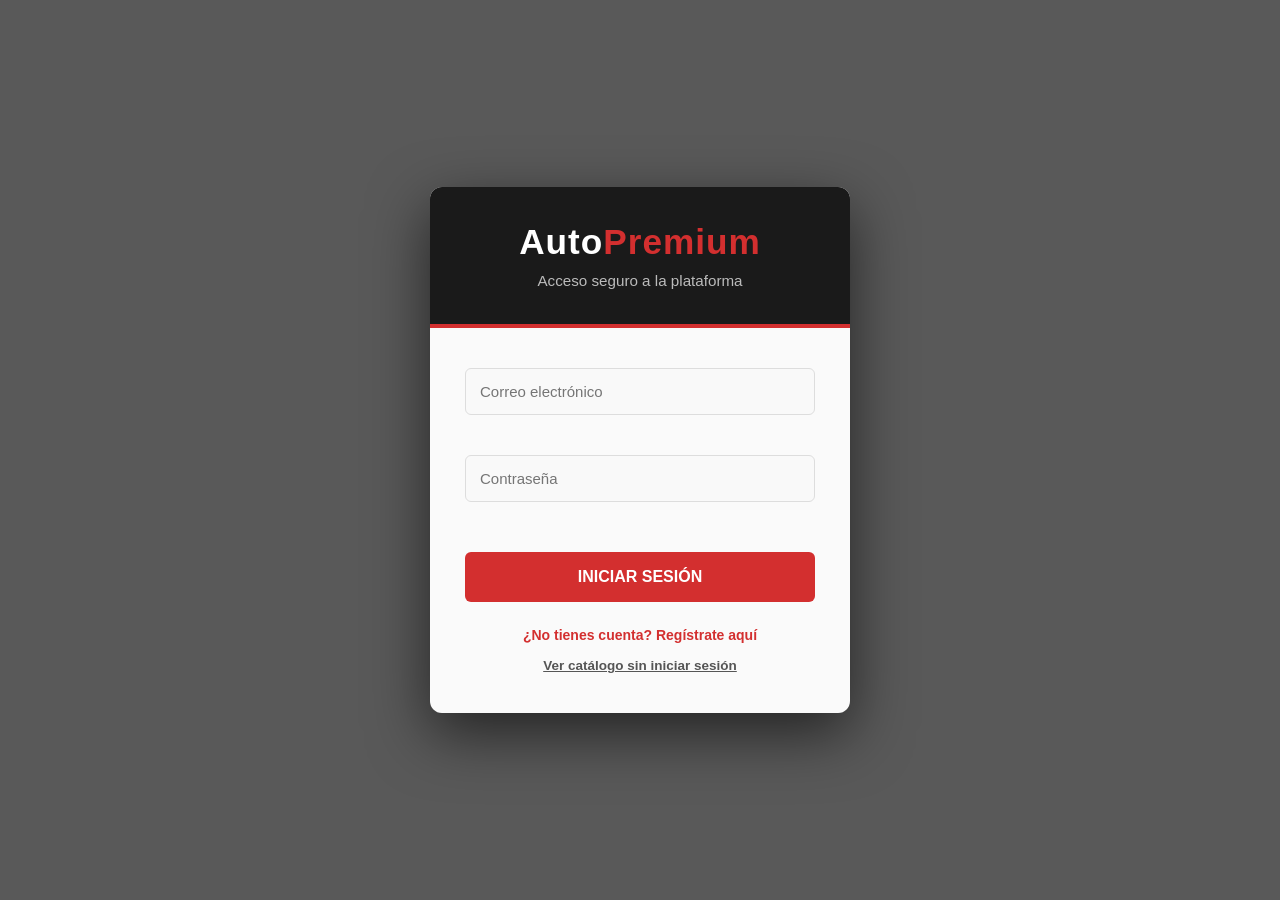
<file: frontend/index.html>
<!DOCTYPE html>
<html lang="es">
<head>
    <meta charset="UTF-8">
    <title>Login - AutoPremium</title>
    <link rel="stylesheet" href="style.css">
    <style>
        /* Fondo Premium forzado que elimina la franja negra */
        body {
            margin: 0 !important;
            padding: 0 !important;
            height: 100vh !important;
            width: 100% !important;
            max-width: 100% !important;
            font-family: 'Segoe UI', Tahoma, Geneva, Verdana, sans-serif !important;
            background: url('https://images.unsplash.com/photo-1492144534655-ae79c964c9d7?auto=format&fit=crop&w=1920&q=80') no-repeat center center fixed !important;
            background-size: cover !important;
            display: flex !important;
            align-items: center !important;
            justify-content: center !important;
            overflow: hidden;
        }

        .overlay {
            position: absolute;
            top: 0;
            left: 0;
            width: 100%;
            height: 100%;
            background: rgba(0, 0, 0, 0.65);
            z-index: 1;
        }

        .auth-container {
            position: relative;
            z-index: 2;
            background: rgba(255, 255, 255, 0.97);
            width: 100%;
            max-width: 420px;
            border-radius: 12px;
            box-shadow: 0 20px 60px rgba(0,0,0,0.6);
            overflow: hidden;
        }

        .auth-header {
            background: #1a1a1a;
            padding: 35px 20px;
            text-align: center;
            color: white;
            border-bottom: 4px solid #d32f2f;
        }
        .auth-header h1 { margin: 0; font-size: 2.2em; font-weight: 800; letter-spacing: 1px; }
        .auth-header h1 span { color: #d32f2f; }
        .auth-header p { margin: 10px 0 0 0; color: #bbb; font-size: 0.95em; }

        .auth-body { padding: 40px 35px; }

        .form-group { margin-bottom: 20px; }
        .form-group input {
            width: 100%;
            padding: 14px;
            border: 1px solid #ddd;
            border-radius: 6px;
            box-sizing: border-box;
            font-family: inherit;
            font-size: 15px;
            background: #f9f9f9;
            transition: border-color 0.3s;
        }
        .form-group input:focus { border-color: #d32f2f; background: #fff; outline: none; }

        .btn-auth {
            width: 100%;
            background: #d32f2f;
            color: white;
            border: none;
            padding: 16px;
            font-size: 16px;
            font-weight: bold;
            border-radius: 6px;
            cursor: pointer;
            transition: background 0.3s;
            margin-top: 10px;
            text-transform: uppercase;
        }
        .btn-auth:hover { background: #b71c1c; }

        .auth-toggle { text-align: center; margin-top: 25px; display: flex; flex-direction: column; gap: 15px; }
        .auth-toggle a { color: #d32f2f; text-decoration: none; font-weight: bold; font-size: 14px; transition: color 0.3s;}
        .auth-toggle a:hover { color: #1a1a1a; }
        
        .guest-link { color: #555 !important; text-decoration: underline !important; font-size: 13.5px !important; }
        .guest-link:hover { color: #d32f2f !important; }

        /* Apagamos la animación vieja de los carros por si sigue viva en tu CSS */
        .highway, .car-wrapper { display: none !important; }
    </style>
</head>
<body>

    <div class="overlay"></div>

    <div class="auth-container">
        <div class="auth-header">
            <h1>Auto<span>Premium</span></h1>
            <p>Acceso seguro a la plataforma</p>
        </div>

        <div class="auth-body">
            
            <form id="loginForm">
                <div class="form-group">
                    <input type="email" id="email" placeholder="Correo electrónico" required>
                </div>
                <div class="form-group">
                    <input type="password" id="password" placeholder="Contraseña" required>
                </div>
                <button type="submit" class="btn-auth">Iniciar Sesión</button>
            </form>
            
            <p id="mensaje" style="color: red; text-align: center; font-size: 0.9em; margin-top: 15px; font-weight: bold;"></p>

            <div class="auth-toggle">
                <a href="registro.html">¿No tienes cuenta? Regístrate aquí</a>
                <a href="catalogo.html" class="guest-link">Ver catálogo sin iniciar sesión</a>
            </div>

        </div>
    </div>

    <script src="login.js"></script>

</body>
</html>
</file>
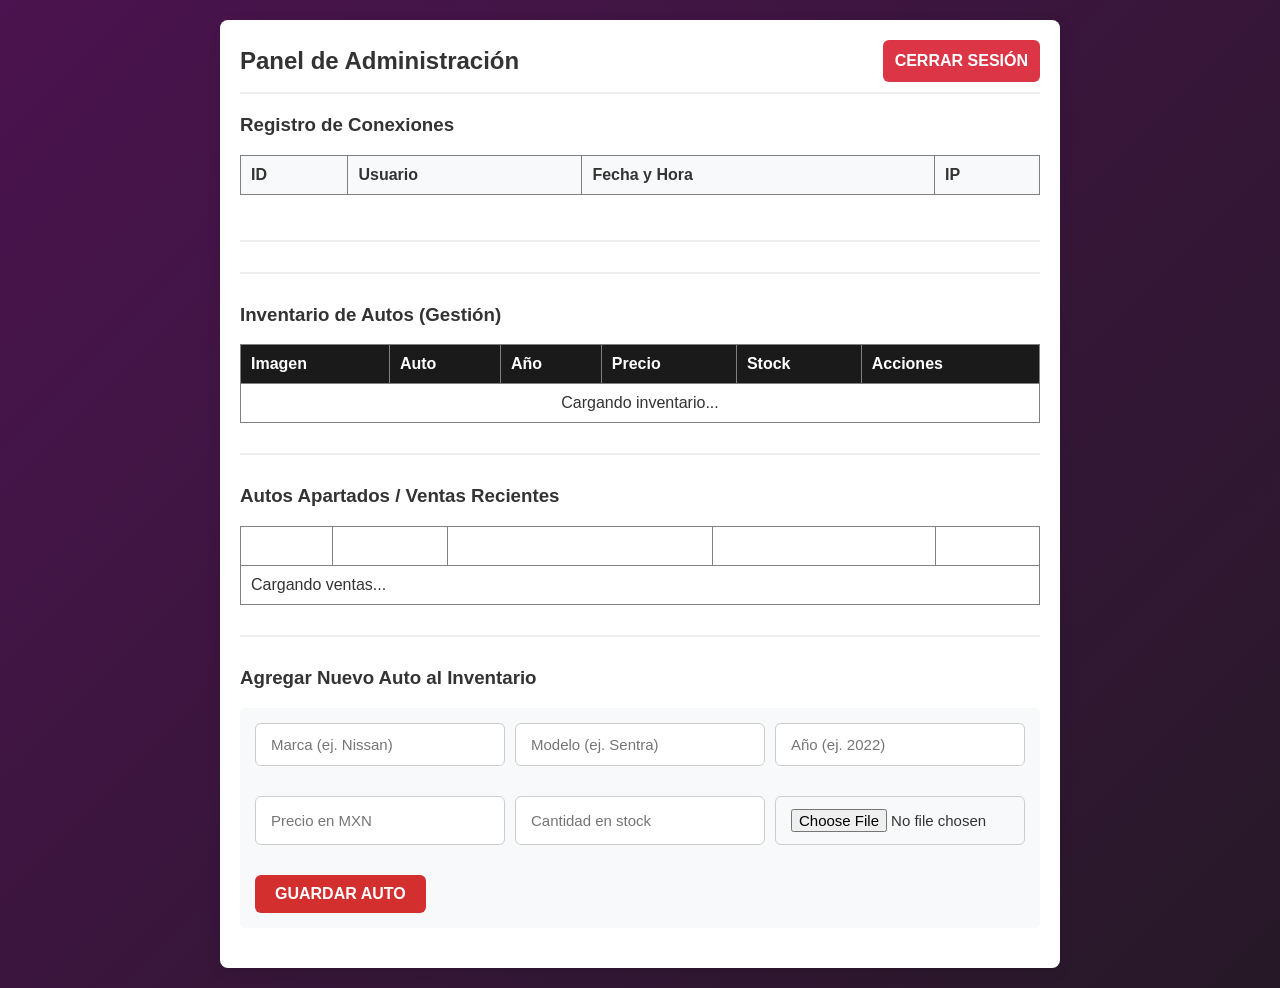
<file: frontend/admin.html>
<!DOCTYPE html>
<html lang="es">
<head>
    <meta charset="UTF-8">
    <title>Panel Admin - Autos Usados</title>
    <link rel="stylesheet" href="style.css">
</head>
<body style="display: block; background-color: #f4f4f4; padding: 20px;">

    <div style="max-width: 800px; margin: 0 auto; background: white; padding: 20px; border-radius: 8px; box-shadow: 0 4px 15px rgba(0,0,0,0.1);">
        
        <div style="display: flex; justify-content: space-between; align-items: center; border-bottom: 2px solid #eee; padding-bottom: 10px; margin-bottom: 20px;">
            <h2 style="margin: 0;">Panel de Administración</h2>
            <button id="btnCerrarSesion" style="width: auto; background: #dc3545;">Cerrar Sesión</button>
        </div>
        
        <h3>Registro de Conexiones</h3>
        <table border="1" width="100%" cellpadding="10" style="border-collapse: collapse; text-align: left;">
            <thead style="background-color: #f8f9fa;">
                <tr>
                    <th>ID</th>
                    <th>Usuario</th>
                    <th>Fecha y Hora</th>
                    <th>IP</th>
                </tr>
            </thead>
            <tbody id="tablaLogs">
                </tbody>
        </table>
        </table>
        
        <div id="paginacionLogs" style="display: flex; justify-content: center; gap: 10px; margin-top: 15px; margin-bottom: 20px;">
            </div>

        <hr style="margin: 30px 0; border: 1px solid #eee;">


        <hr style="margin: 30px 0; border: 1px solid #eee;">
        <h3>Inventario de Autos (Gestión)</h3>
        <table border="1" width="100%" cellpadding="10" style="border-collapse: collapse; text-align: left; margin-bottom: 30px;">
            <thead style="background-color: #1a1a1a; color: white;">
                <tr>
                    <th>Imagen</th>
                    <th>Auto</th>
                    <th>Año</th>
                    <th>Precio</th>
                    <th>Stock</th>
                    <th>Acciones</th>
                </tr>
            </thead>
            <tbody id="tablaInventarioAdmin">
                <tr><td colspan="6" style="text-align:center;">Cargando inventario...</td></tr>
            </tbody>
        </table>

        <div id="modalEditar" style="display: none; position: fixed; z-index: 100; left: 0; top: 0; width: 100%; height: 100%; background-color: rgba(0,0,0,0.6); justify-content: center; align-items: center;">
            <div class="form-box" style="margin: 0; max-width: 500px; width: 90%;">
                <h3 style="margin-top: 0; color: var(--primary-color);">Editar Vehículo</h3>
                <form id="formEditarAuto">
                    <input type="hidden" id="edit_id">
                    <label>Marca:</label>
                    <input type="text" id="edit_marca" required>
                    <label>Modelo:</label>
                    <input type="text" id="edit_modelo" required>
                    <label>Año:</label>
                    <input type="number" id="edit_anio" required>
                    <label>Precio (MXN):</label>
                    <input type="number" id="edit_precio" required>
                    <label>Cantidad en Stock:</label>
                    <input type="number" id="edit_cantidad" required min="0">
                    <label>Actualizar Imagen (Opcional):</label>
                    <input type="file" id="edit_imagen" accept="image/*">
                    
                    <div style="display: flex; gap: 10px; margin-top: 10px;">
                        <button type="submit" style="background: #28a745;">Guardar Cambios</button>
                        <button type="button" onclick="cerrarModal()" style="background: #6c757d;">Cancelar</button>
                    </div>
                </form>
            </div>
        </div>

        <hr style="margin: 30px 0; border: 1px solid #eee;">
        <h3>Autos Apartados / Ventas Recientes</h3>
        <table border="1" width="100%" cellpadding="10" style="border-collapse: collapse; text-align: left; margin-bottom: 30px;">
            <thead style="background-color: var(--primary-color); color: white;">
                <tr>
                    <th>Folio</th>
                    <th>Cliente</th>
                    <th>Correo de Contacto</th>
                    <th>Auto Reservado</th>
                    <th>Fecha</th>
                </tr>
            </thead>
            <tbody id="tablaVentas">
                <tr><td colspan="5">Cargando ventas...</td></tr>
            </tbody>
        </table>

        <hr style="margin: 30px 0; border: 1px solid #eee;">
        
        <h3>Agregar Nuevo Auto al Inventario</h3>
       <form id="formAgregarAuto" style="background: #f8f9fa; padding: 15px; border-radius: 5px; margin-bottom: 20px;">
            <div style="display: flex; gap: 10px; margin-bottom: 10px;">
                <input type="text" id="marca" placeholder="Marca (ej. Nissan)" required>
                <input type="text" id="modelo" placeholder="Modelo (ej. Sentra)" required>
                <input type="number" id="anio" placeholder="Año (ej. 2022)" required>
            </div>
            <div style="display: flex; gap: 10px; margin-bottom: 10px;">
                <input type="number" id="precio" placeholder="Precio en MXN" required>
                <input type="number" id="cantidad" placeholder="Cantidad en stock" required min="1">
                <input type="file" id="imagen" accept="image/*">
            </div>
            <button type="submit" style="width: auto; padding: 10px 20px;">Guardar Auto</button>
        </form>
        <p id="mensajeAuto" style="color: green; font-weight: bold;"></p>
        </div>

    <script src="admin.js"></script>
</body>
</html>
</file>
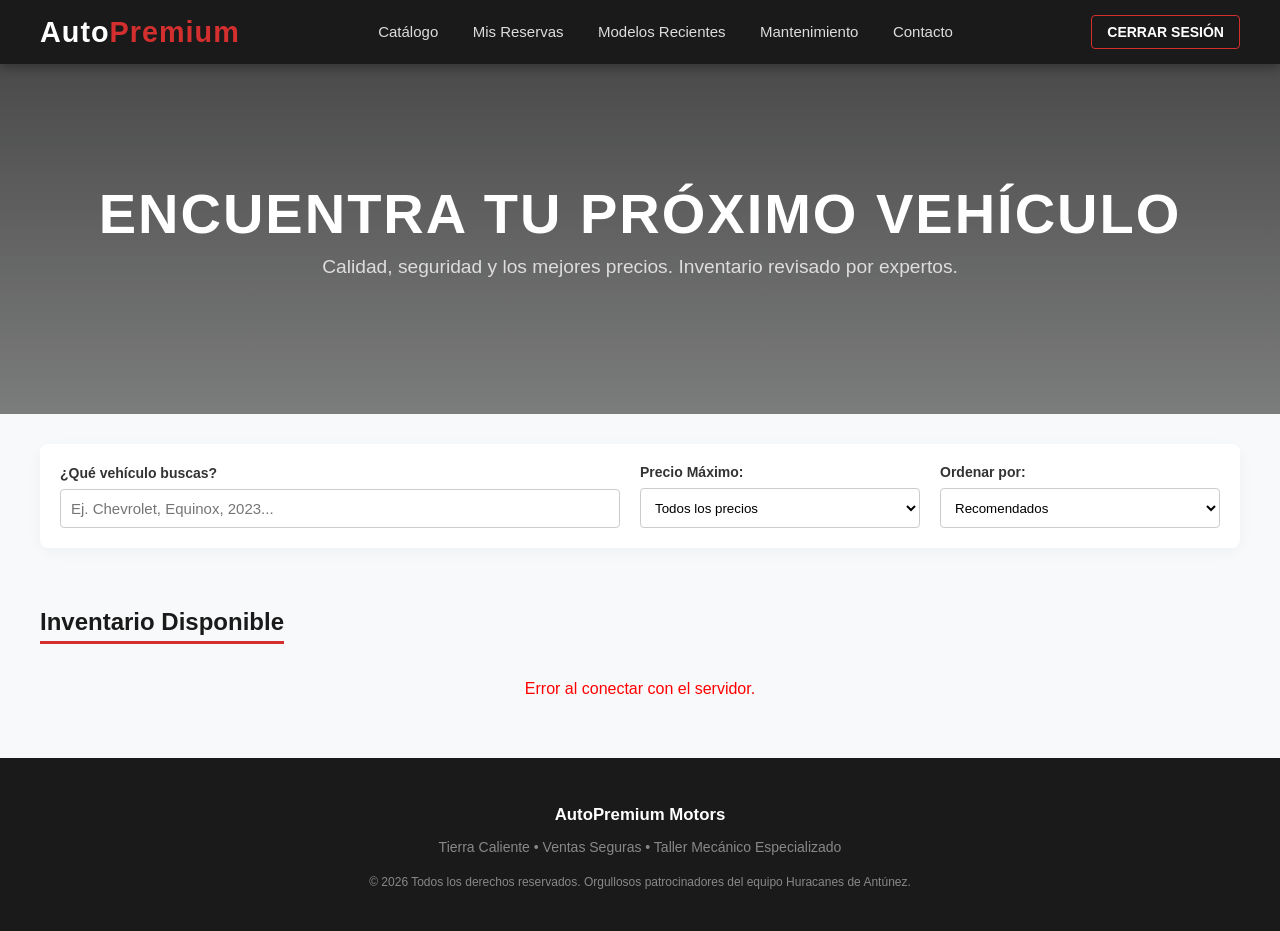
<file: frontend/catalogo.html>
<!DOCTYPE html>
<html lang="es">
<head>
    <meta charset="UTF-8">
    <title>Catálogo - Autos Usados</title>
    <link rel="stylesheet" href="style.css">
    <style>
        /* MATAMOS EL FONDO ANIMADO SOLO PARA ESTA PÁGINA */
        body {
            background: #f8f9fa !important; /* Fondo gris muy claro, estilo agencia */
            animation: none !important; /* Apagamos la animación de la carretera */
            display: block !important; /* Quitamos el centrado forzado del login */
            margin: 0;
            padding: 0;
        }

        /* PARCHE PARA QUE LAS IMÁGENES NO SE SALGAN DE LA TARJETA */
        .card-auto {
            display: flex;
            flex-direction: column;
            justify-content: space-between;
            height: 100%;
            box-sizing: border-box;
        }

        .card-auto img {
            width: 100% !important;
            height: 200px !important;
            object-fit: cover !important;
            display: block;
            max-width: 100%;
        }

        /* --- NAVBAR DEL CLIENTE --- */
        /* --- NAVBAR DEL CLIENTE --- */
        .store-nav {
            background: #1a1a1a;
            padding: 15px 40px;
            display: flex;
            justify-content: space-between;
            align-items: center;
            position: sticky;
            top: 0;
            z-index: 1000;
            box-shadow: 0 4px 10px rgba(0,0,0,0.3);
        }
        .store-nav .logo { 
            color: white; 
            font-size: 1.8em; 
            font-weight: 800; 
            text-decoration: none; 
            letter-spacing: 1px;
        }
        .store-nav .logo span { color: #d32f2f; } /* Letra roja para resaltar */
        
        .store-nav .menu a { 
            color: #ddd; 
            text-decoration: none; 
            margin: 0 15px; 
            font-weight: 500; 
            font-size: 15px;
            transition: color 0.3s; 
        }
        .store-nav .menu a:hover { color: #d32f2f; }

        /* --- BANNER PRINCIPAL (HERO) --- */
        .hero {
            /* Imagen de autos deportivos de fondo con un filtro oscuro */
            background: linear-gradient(rgba(0,0,0,0.7), rgba(0,0,0,0.5)), url('https://images.unsplash.com/photo-1568605117036-5fe5e7bab0b7?ixlib=rb-1.2.1&auto=format&fit=crop&w=1920&q=80') center/cover;
            height: 350px;
            display: flex;
            flex-direction: column;
            align-items: center;
            justify-content: center;
            color: white;
            text-align: center;
            padding: 0 20px;
        }
        .hero h1 { font-size: 3.5em; margin: 0; text-transform: uppercase; letter-spacing: 2px; }
        .hero p { font-size: 1.2em; margin-top: 10px; color: #ddd; }
        
        /* Ajuste del grid para que se vea más amplio */
        .container { max-width: 1200px; margin: 40px auto; padding: 0 20px; }
    </style>
</head>
<body>

   <nav class="store-nav">
        <a href="catalogo.html" class="logo" style="color: white; font-size: 1.8em; font-weight: 800; text-decoration: none; letter-spacing: 1px;">Auto<span style="color: #d32f2f;">Premium</span></a>
        
        <div class="menu">
            <a href="catalogo.html">Catálogo</a>
            <a href="mis_compras.html">Mis Reservas</a>
            <a href="catalogo.html">Modelos Recientes</a>
            <a href="mantenimiento.html">Mantenimiento</a>
            <a href="contacto.html">Contacto</a>
        </div>
        
        <div>
            <button id="btnCerrarSesion" style="background: transparent; border: 1px solid #d32f2f; padding: 8px 15px; width: auto; font-size: 14px; color: white; cursor: pointer; border-radius: 4px;">Cerrar Sesión</button>
        </div>
    </nav>

    <div class="hero">
        <h1>Encuentra tu próximo vehículo</h1>
        <p>Calidad, seguridad y los mejores precios. Inventario revisado por expertos.</p>
    </div>
    <div class="container" style="margin-top: 30px; margin-bottom: 0;">
        <div style="background: white; padding: 20px; border-radius: 8px; box-shadow: 0 4px 15px rgba(0,0,0,0.04); display: flex; gap: 20px; flex-wrap: wrap; align-items: center;">
            
            <div style="flex: 2; min-width: 250px;">
                <label style="font-weight: bold; color: #333; display: block; margin-bottom: 8px; font-size: 14px;">¿Qué vehículo buscas?</label>
                <input type="text" id="inputBuscar" placeholder="Ej. Chevrolet, Equinox, 2023..." style="margin: 0; width: 100%; box-sizing: border-box; padding: 10px; border: 1px solid #ccc; border-radius: 4px;">
            </div>
            
            <div style="flex: 1; min-width: 180px;">
                <label style="font-weight: bold; color: #333; display: block; margin-bottom: 8px; font-size: 14px;">Precio Máximo:</label>
                <select id="selectPrecio" style="margin: 0; width: 100%; box-sizing: border-box; padding: 10px; border: 1px solid #ccc; border-radius: 4px; background: white; height: 40px; cursor: pointer;">
                    <option value="todos">Todos los precios</option>
                    <option value="150000">Hasta $150,000 MXN</option>
                    <option value="300000">Hasta $300,000 MXN</option>
                    <option value="500000">Hasta $500,000 MXN</option>
                    <option value="1000000">Hasta $1,000,000 MXN</option>
                </select>
            </div>

            <div style="flex: 1; min-width: 180px;">
                <label style="font-weight: bold; color: #333; display: block; margin-bottom: 8px; font-size: 14px;">Ordenar por:</label>
                <select id="selectOrden" style="margin: 0; width: 100%; box-sizing: border-box; padding: 10px; border: 1px solid #ccc; border-radius: 4px; background: white; height: 40px; cursor: pointer;">
                    <option value="defecto">Recomendados</option>
                    <option value="menor_mayor">Precio: Menor a Mayor</option>
                    <option value="mayor_menor">Precio: Mayor a Menor</option>
                </select>
            </div>

        </div>
    </div>

    <div class="container">
        <h2 style="border-bottom: 3px solid #d32f2f; display: inline-block; padding-bottom: 5px; color: #1a1a1a;">Inventario Disponible</h2>
        
        <div id="contenedorAutos" class="grid-autos">
            </div>
    </div>
    



    <footer 
    

    
    style="background: #1a1a1a; color: #888; text-align: center; padding: 30px 20px; margin-top: 60px; font-size: 14px;">
        <p style="color: white; font-size: 1.2em; margin-bottom: 10px; font-weight: bold;">AutoPremium Motors</p>
        <p>Tierra Caliente • Ventas Seguras • Taller Mecánico Especializado</p>
        <p style="margin-top: 20px; font-size: 12px;">© 2026 Todos los derechos reservados. Orgullosos patrocinadores del equipo Huracanes de Antúnez.</p>
    </footer>

    <script src="catalogo.js"></script>
</body>
</html>
</file>
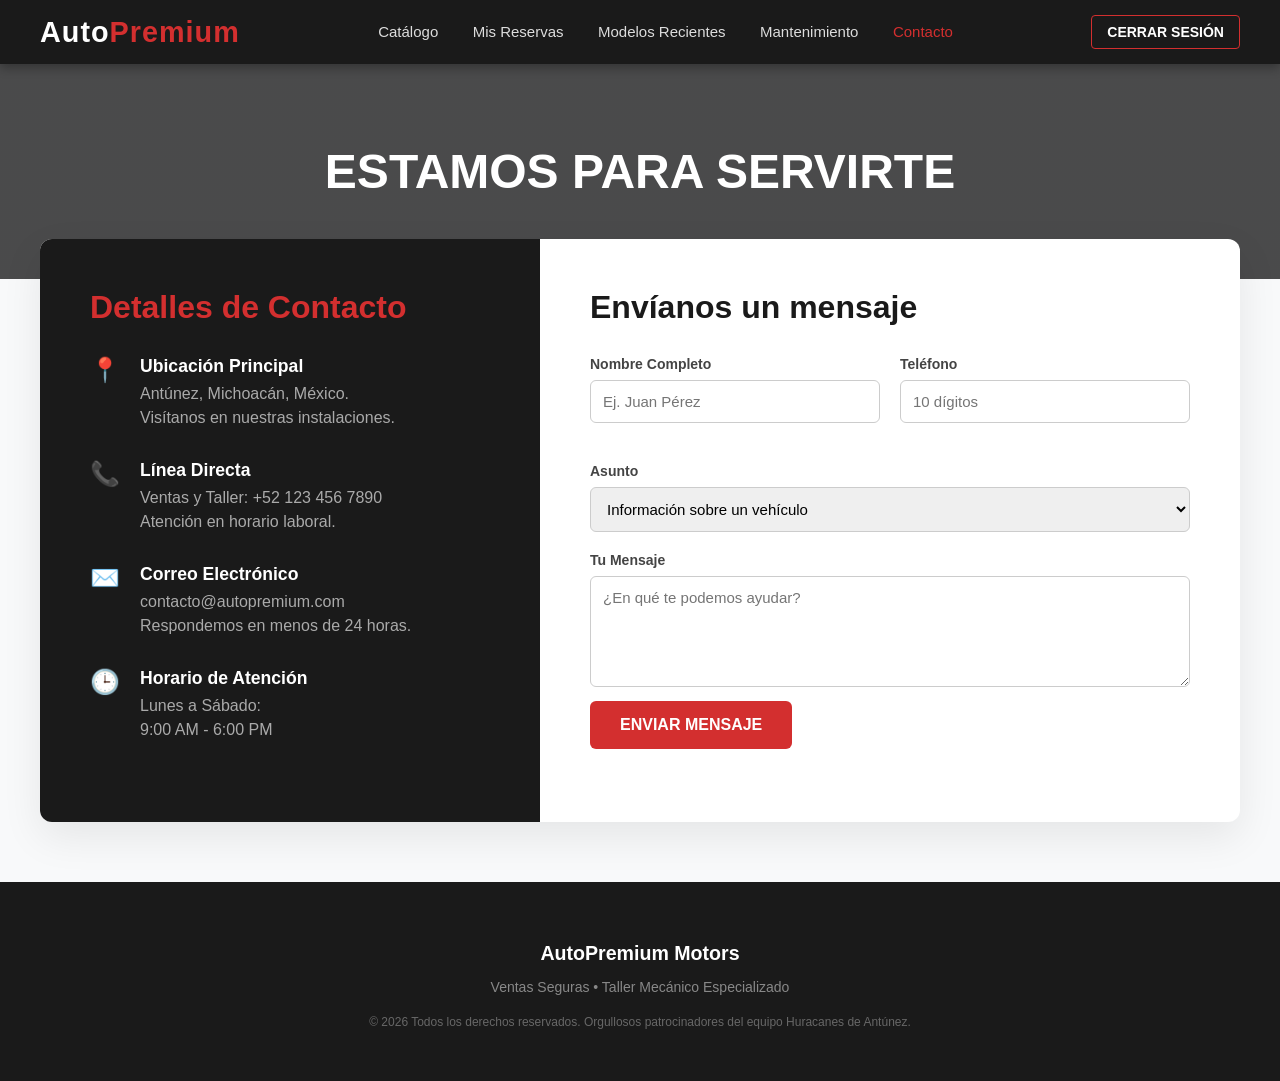
<file: frontend/contacto.html>
<!DOCTYPE html>
<html lang="es">
<head>
    <meta charset="UTF-8">
    <title>Contacto - AutoPremium</title>
    <link rel="stylesheet" href="style.css">
    <style>
        body { background: #f8f9fa !important; animation: none !important; display: block !important; margin: 0; padding: 0; font-family: 'Segoe UI', Tahoma, Geneva, Verdana, sans-serif; }
        
        /* NAVBAR UNIVERSAL */
        .store-nav { background: #1a1a1a; padding: 15px 40px; display: flex; justify-content: space-between; align-items: center; box-shadow: 0 4px 10px rgba(0,0,0,0.3); position: sticky; top: 0; z-index: 1000; }
        .store-nav .logo { color: white; font-size: 1.8em; font-weight: 800; text-decoration: none; letter-spacing: 1px;}
        .store-nav .logo span { color: #d32f2f; }
        .store-nav .menu a { color: #ddd; text-decoration: none; margin: 0 15px; font-weight: 500; font-size: 15px; transition: color 0.3s; }
        .store-nav .menu a:hover, .store-nav .menu a.activo { color: #d32f2f; }
        
        /* HERO DE CONTACTO */
        .hero-contacto { background: linear-gradient(rgba(0,0,0,0.7), rgba(0,0,0,0.7)), url('https://images.unsplash.com/photo-1560958089-b8a1929cea89?auto=format&fit=crop&w=1920&q=80') center/cover; padding: 80px 20px; text-align: center; color: white; }
        .hero-contacto h1 { font-size: 3em; margin: 0; text-transform: uppercase; }

        /* CONTENEDOR DIVIDIDO (INFO Y FORMULARIO) */
        .contacto-wrapper { display: flex; flex-wrap: wrap; max-width: 1200px; margin: -40px auto 60px auto; background: white; border-radius: 12px; box-shadow: 0 15px 40px rgba(0,0,0,0.08); overflow: hidden; position: relative; z-index: 10; }
        
        /* LADO IZQUIERDO: INFORMACIÓN */
        .contacto-info { flex: 1; min-width: 300px; background: #1a1a1a; color: white; padding: 50px; }
        .contacto-info h2 { color: #d32f2f; font-size: 2em; margin-top: 0; margin-bottom: 30px; }
        .info-item { display: flex; align-items: flex-start; margin-bottom: 30px; }
        .info-icono { font-size: 1.5em; margin-right: 20px; color: #d32f2f; }
        .info-texto h4 { margin: 0 0 5px 0; font-size: 1.1em; color: #fff; }
        .info-texto p { margin: 0; color: #aaa; line-height: 1.5; }

        /* LADO DERECHO: FORMULARIO SIMULADO */
        .contacto-form { flex: 1.5; min-width: 300px; padding: 50px; }
        .contacto-form h2 { color: #1a1a1a; font-size: 2em; margin-top: 0; margin-bottom: 30px; }
        .form-row { display: flex; gap: 20px; margin-bottom: 20px; flex-wrap: wrap; }
        .form-group { flex: 1; min-width: 200px; }
        .form-group label { display: block; font-weight: bold; color: #444; margin-bottom: 8px; font-size: 14px; }
        .form-group input, .form-group textarea { width: 100%; padding: 12px; border: 1px solid #ccc; border-radius: 6px; box-sizing: border-box; font-family: inherit; font-size: 15px; transition: border-color 0.3s; }
        .form-group input:focus, .form-group textarea:focus { border-color: #d32f2f; outline: none; }
        .btn-enviar { background: #d32f2f; color: white; border: none; padding: 15px 30px; font-size: 16px; font-weight: bold; border-radius: 6px; cursor: pointer; transition: background 0.3s; width: auto; margin-top: 10px; }
        .btn-enviar:hover { background: #b71c1c; }
    </style>
</head>
<body>

    <nav class="store-nav">
        <a href="catalogo.html" class="logo" style="color: white; font-size: 1.8em; font-weight: 800; text-decoration: none; letter-spacing: 1px;">Auto<span style="color: #d32f2f;">Premium</span></a>
        <div class="menu">
            <a href="catalogo.html">Catálogo</a>
            <a href="mis_compras.html">Mis Reservas</a>
            <a href="catalogo.html">Modelos Recientes</a>
            <a href="mantenimiento.html">Mantenimiento</a>
            <a href="contacto.html" class="activo">Contacto</a>
        </div>
        <div>
            <button id="btnCerrarSesion" style="background: transparent; border: 1px solid #d32f2f; padding: 8px 15px; width: auto; font-size: 14px; color: white; cursor: pointer; border-radius: 4px;">Cerrar Sesión</button>
        </div>
    </nav>

    <div class="hero-contacto">
        <h1>Estamos para servirte</h1>
    </div>

    <div class="contacto-wrapper">
        
        <div class="contacto-info">
            <h2>Detalles de Contacto</h2>
            
            <div class="info-item">
                <div class="info-icono">📍</div>
                <div class="info-texto">
                    <h4>Ubicación Principal</h4>
                    <p>Antúnez, Michoacán, México.<br>Visítanos en nuestras instalaciones.</p>
                </div>
            </div>
            
            <div class="info-item">
                <div class="info-icono">📞</div>
                <div class="info-texto">
                    <h4>Línea Directa</h4>
                    <p>Ventas y Taller: +52 123 456 7890<br>Atención en horario laboral.</p>
                </div>
            </div>
            
            <div class="info-item">
                <div class="info-icono">✉️</div>
                <div class="info-texto">
                    <h4>Correo Electrónico</h4>
                    <p>contacto@autopremium.com<br>Respondemos en menos de 24 horas.</p>
                </div>
            </div>
            
            <div class="info-item">
                <div class="info-icono">🕒</div>
                <div class="info-texto">
                    <h4>Horario de Atención</h4>
                    <p>Lunes a Sábado:<br>9:00 AM - 6:00 PM</p>
                </div>
            </div>
        </div>

        <div class="contacto-form">
            <h2>Envíanos un mensaje</h2>
            <form onsubmit="event.preventDefault(); alert('¡Gracias por comunicarte! Un asesor de AutoPremium se pondrá en contacto contigo pronto.'); this.reset();">
                <div class="form-row">
                    <div class="form-group">
                        <label>Nombre Completo</label>
                        <input type="text" placeholder="Ej. Juan Pérez" required>
                    </div>
                    <div class="form-group">
                        <label>Teléfono</label>
                        <input type="tel" placeholder="10 dígitos" required>
                    </div>
                </div>
                <div class="form-group" style="margin-bottom: 20px;">
                    <label>Asunto</label>
                    <select style="width: 100%; padding: 12px; border: 1px solid #ccc; border-radius: 6px; font-family: inherit; font-size: 15px; cursor: pointer;">
                        <option>Información sobre un vehículo</option>
                        <option>Agendar cita en el taller</option>
                        <option>Opciones de financiamiento</option>
                        <option>Otro</option>
                    </select>
                </div>
                <div class="form-group">
                    <label>Tu Mensaje</label>
                    <textarea rows="5" placeholder="¿En qué te podemos ayudar?" required></textarea>
                </div>
                <button type="submit" class="btn-enviar">Enviar Mensaje</button>
            </form>
        </div>
    </div>

    <footer style="background: #1a1a1a; color: #888; text-align: center; padding: 40px 20px; margin-top: 0; font-size: 14px;">
        <p style="color: white; font-size: 1.4em; margin-bottom: 10px; font-weight: bold;">AutoPremium Motors</p>
        <p>Ventas Seguras • Taller Mecánico Especializado</p>
        <p style="margin-top: 20px; font-size: 12px; opacity: 0.7;">© 2026 Todos los derechos reservados. Orgullosos patrocinadores del equipo Huracanes de Antúnez.</p>
    </footer>

    <script>
        document.getElementById('btnCerrarSesion').addEventListener('click', () => {
            fetch('../backend/logout.php').then(response => response.json()).then(data => { if(data.success) window.location.href = 'index.html'; });
        });
    </script>
</body>
</html>
</file>
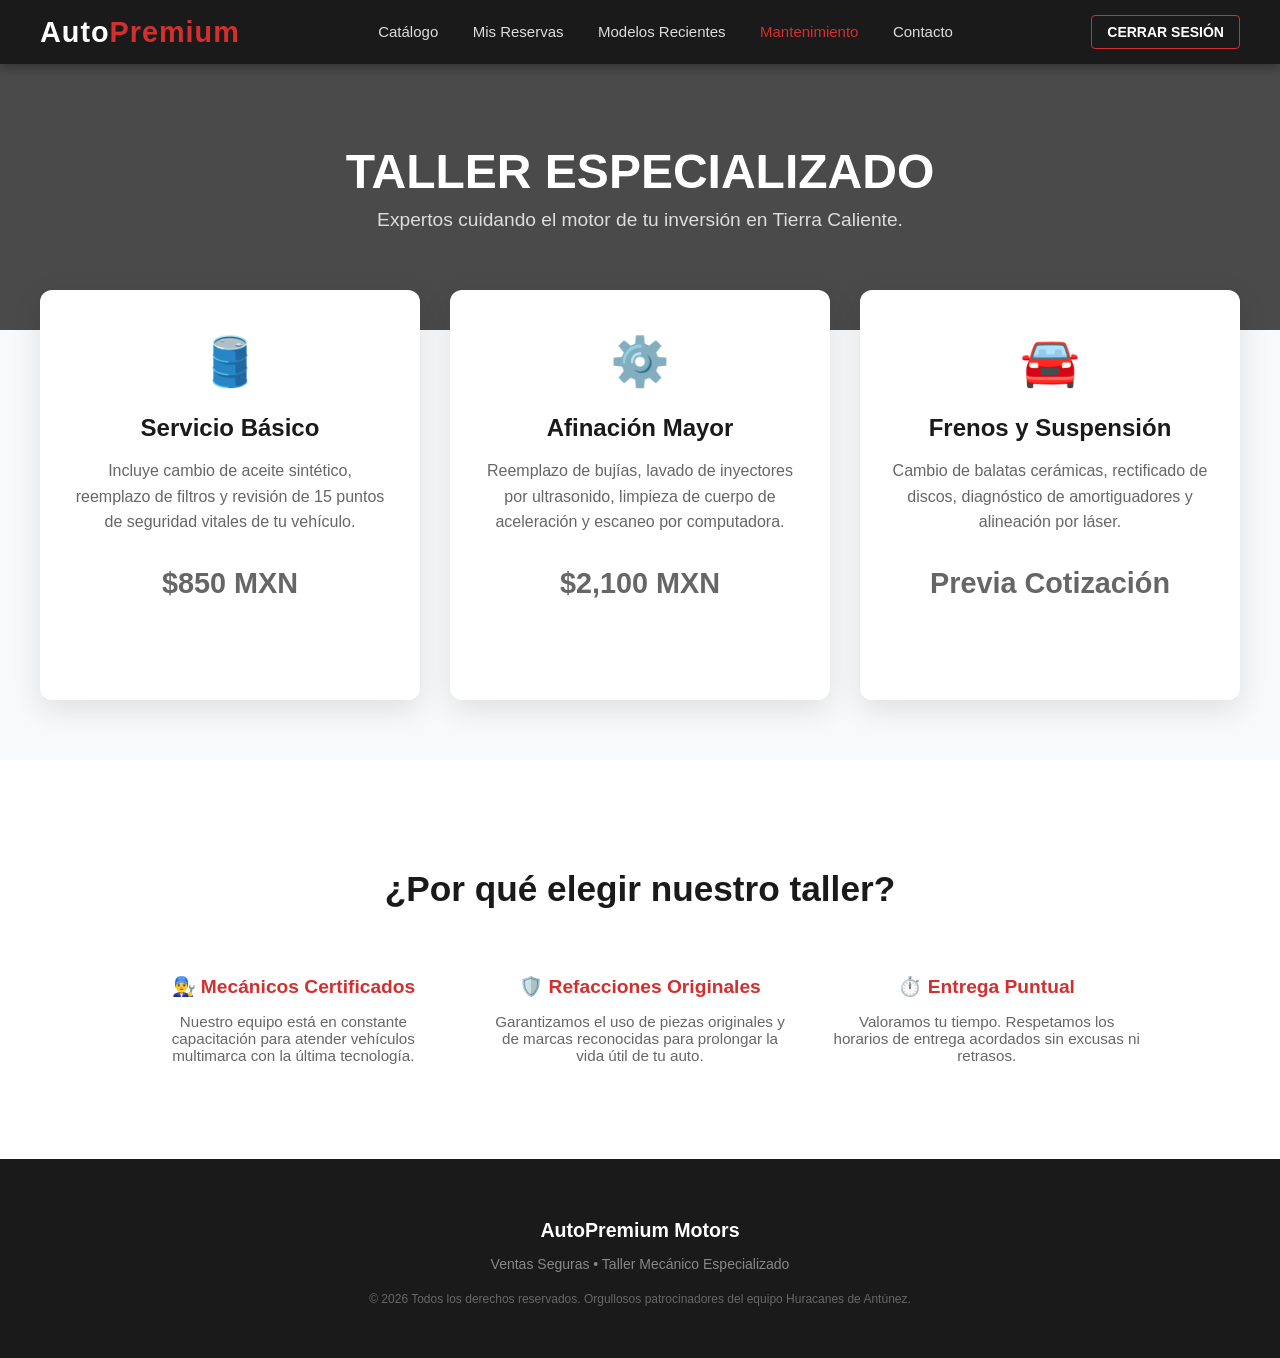
<file: frontend/mantenimiento.html>
<!DOCTYPE html>
<html lang="es">
<head>
    <meta charset="UTF-8">
    <title>Taller Especializado - AutoPremium</title>
    <link rel="stylesheet" href="style.css">
    <style>
        body { background: #f8f9fa !important; animation: none !important; display: block !important; margin: 0; padding: 0; font-family: 'Segoe UI', Tahoma, Geneva, Verdana, sans-serif; }
        
        /* NAVBAR UNIVERSAL */
        .store-nav { background: #1a1a1a; padding: 15px 40px; display: flex; justify-content: space-between; align-items: center; box-shadow: 0 4px 10px rgba(0,0,0,0.3); position: sticky; top: 0; z-index: 1000; }
        .store-nav .logo { color: white; font-size: 1.8em; font-weight: 800; text-decoration: none; letter-spacing: 1px;}
        .store-nav .logo span { color: #d32f2f; }
        .store-nav .menu a { color: #ddd; text-decoration: none; margin: 0 15px; font-weight: 500; font-size: 15px; transition: color 0.3s; }
        .store-nav .menu a:hover, .store-nav .menu a.activo { color: #d32f2f; }
        
        /* HERO MODERNO */
        .hero-mantenimiento { background: linear-gradient(rgba(0,0,0,0.7), rgba(0,0,0,0.7)), url('https://images.unsplash.com/photo-1560958089-b8a1929cea89?auto=format&fit=crop&w=1920&q=80') center/cover; padding: 80px 20px; text-align: center; color: white; }
        .hero-mantenimiento h1 { font-size: 3em; margin: 0; text-transform: uppercase; }
        .hero-mantenimiento p { font-size: 1.2em; color: #ddd; margin-top: 10px; font-weight: 300; }

        /* TARJETAS DE SERVICIO PREMIUM */
        .servicios-grid { display: grid; grid-template-columns: repeat(auto-fit, minmax(300px, 1fr)); gap: 30px; margin-top: -40px; padding: 0 20px; position: relative; z-index: 10; max-width: 1200px; margin-left: auto; margin-right: auto; }
        .servicio-card { background: white; padding: 40px 30px; border-radius: 12px; box-shadow: 0 10px 30px rgba(0,0,0,0.1); text-align: center; transition: transform 0.3s, box-shadow 0.3s; border-top: 4px solid transparent; }
        .servicio-card:hover { transform: translateY(-10px); box-shadow: 0 15px 40px rgba(211, 47, 47, 0.15); border-top: 4px solid #d32f2f; }
        .servicio-icono { font-size: 3em; margin-bottom: 20px; display: block; }
        .servicio-card h3 { color: #1a1a1a; font-size: 1.5em; margin-bottom: 15px; }
        .servicio-card p { color: #666; line-height: 1.6; margin-bottom: 25px; min-height: 75px; }
        .servicio-precio { color: #d32f2f; font-size: 1.8em; font-weight: bold; margin: 0; }

        /* SECCIÓN EXTRA DE CONFIANZA */
        .confianza-section { text-align: center; padding: 80px 20px; background: white; margin-top: 60px; }
        .confianza-section h2 { color: #1a1a1a; font-size: 2.2em; margin-bottom: 40px; }
        .features-grid { display: flex; justify-content: center; gap: 40px; flex-wrap: wrap; max-width: 1000px; margin: 0 auto; }
        .feature-item { flex: 1; min-width: 200px; }
        .feature-item h4 { color: #d32f2f; font-size: 1.2em; margin-bottom: 10px; }
        .feature-item p { color: #666; font-size: 0.95em; }
    </style>
</head>
<body>

    <nav class="store-nav">
        <a href="catalogo.html" class="logo" style="color: white; font-size: 1.8em; font-weight: 800; text-decoration: none; letter-spacing: 1px;">Auto<span style="color: #d32f2f;">Premium</span></a>
        <div class="menu">
            <a href="catalogo.html">Catálogo</a>
            <a href="mis_compras.html">Mis Reservas</a>
            <a href="catalogo.html">Modelos Recientes</a>
            <a href="mantenimiento.html" class="activo">Mantenimiento</a>
            <a href="contacto.html">Contacto</a>
        </div>
        <div>
            <button id="btnCerrarSesion" style="background: transparent; border: 1px solid #d32f2f; padding: 8px 15px; width: auto; font-size: 14px; color: white; cursor: pointer; border-radius: 4px;">Cerrar Sesión</button>
        </div>
    </nav>

    <div class="hero-mantenimiento">
        <h1>Taller Especializado</h1>
        <p>Expertos cuidando el motor de tu inversión en Tierra Caliente.</p>
    </div>

    <div class="servicios-grid">
        <div class="servicio-card">
            <span class="servicio-icono">🛢️</span>
            <h3>Servicio Básico</h3>
            <p>Incluye cambio de aceite sintético, reemplazo de filtros y revisión de 15 puntos de seguridad vitales de tu vehículo.</p>
            <p class="servicio-precio">$850 MXN</p>
        </div>
        <div class="servicio-card">
            <span class="servicio-icono">⚙️</span>
            <h3>Afinación Mayor</h3>
            <p>Reemplazo de bujías, lavado de inyectores por ultrasonido, limpieza de cuerpo de aceleración y escaneo por computadora.</p>
            <p class="servicio-precio">$2,100 MXN</p>
        </div>
        <div class="servicio-card">
            <span class="servicio-icono">🚘</span>
            <h3>Frenos y Suspensión</h3>
            <p>Cambio de balatas cerámicas, rectificado de discos, diagnóstico de amortiguadores y alineación por láser.</p>
            <p class="servicio-precio">Previa Cotización</p>
        </div>
    </div>
    
    <div class="confianza-section">
        <h2>¿Por qué elegir nuestro taller?</h2>
        <div class="features-grid">
            <div class="feature-item">
                <h4>👨‍🔧 Mecánicos Certificados</h4>
                <p>Nuestro equipo está en constante capacitación para atender vehículos multimarca con la última tecnología.</p>
            </div>
            <div class="feature-item">
                <h4>🛡️ Refacciones Originales</h4>
                <p>Garantizamos el uso de piezas originales y de marcas reconocidas para prolongar la vida útil de tu auto.</p>
            </div>
            <div class="feature-item">
                <h4>⏱️ Entrega Puntual</h4>
                <p>Valoramos tu tiempo. Respetamos los horarios de entrega acordados sin excusas ni retrasos.</p>
            </div>
        </div>
    </div>

    <footer style="background: #1a1a1a; color: #888; text-align: center; padding: 40px 20px; margin-top: 0; font-size: 14px;">
        <p style="color: white; font-size: 1.4em; margin-bottom: 10px; font-weight: bold;">AutoPremium Motors</p>
        <p>Ventas Seguras • Taller Mecánico Especializado</p>
        <p style="margin-top: 20px; font-size: 12px; opacity: 0.7;">© 2026 Todos los derechos reservados. Orgullosos patrocinadores del equipo Huracanes de Antúnez.</p>
    </footer>

    <script>
        document.getElementById('btnCerrarSesion').addEventListener('click', () => {
            fetch('../backend/logout.php').then(response => response.json()).then(data => { if(data.success) window.location.href = 'index.html'; });
        });
    </script>
</body>
</html>
</file>
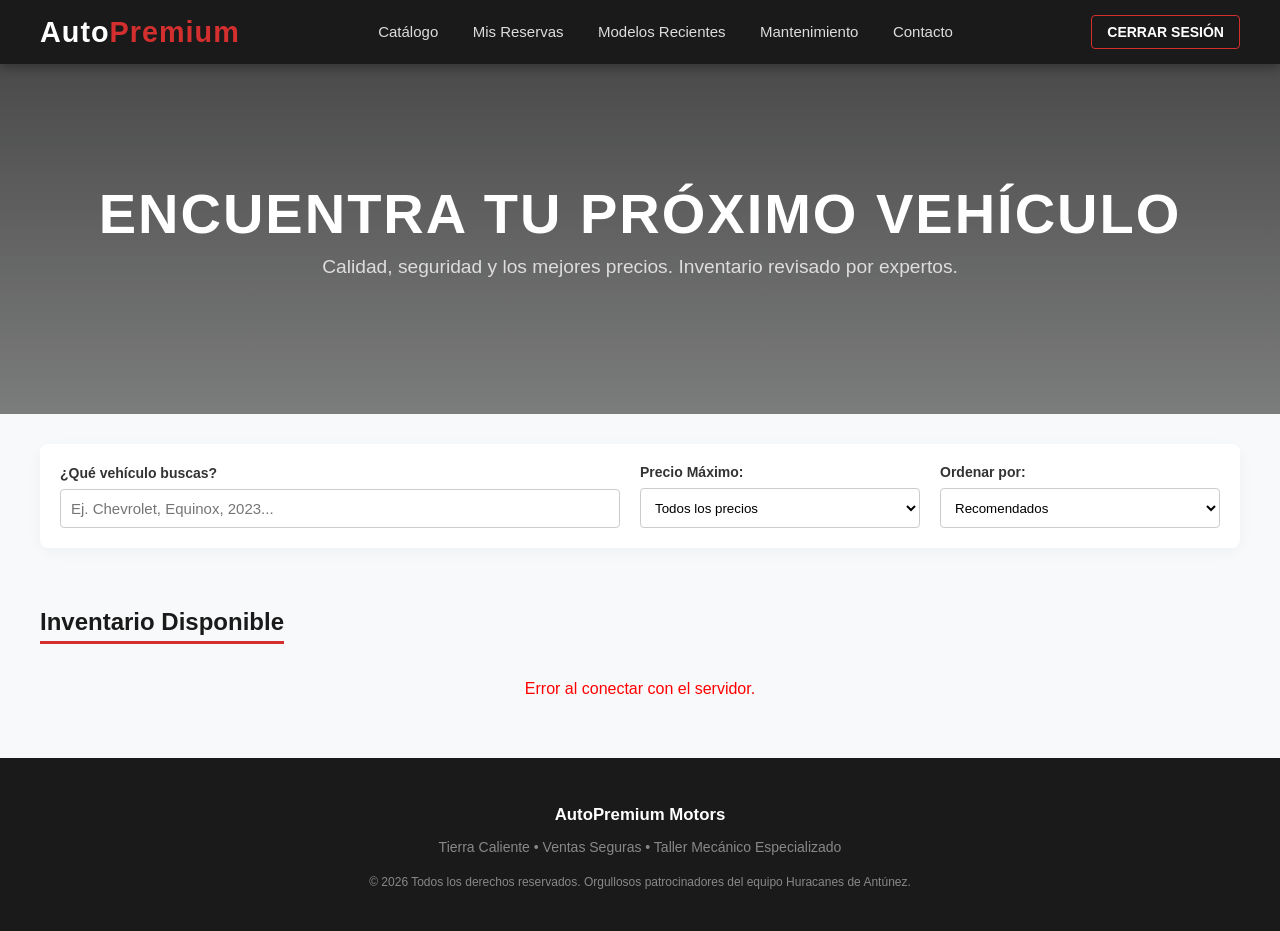
<file: frontend/pago.html>
<!DOCTYPE html>
<html lang="es">
<head>
    <meta charset="UTF-8">
    <title>Pago Seguro - AutoPremium</title>
    <link rel="stylesheet" href="style.css">
    <style>
        /* MATAMOS EL FONDO ANIMADO PARA MANTENER LA CONSISTENCIA */
        body {
            background: #f8f9fa !important;
            animation: none !important;
            display: block !important;
            margin: 0;
            padding: 0;
        }

        /* --- NAVBAR ESTILO AGENCIA --- */
        .store-nav {
            background: #1a1a1a;
            padding: 15px 40px;
            display: flex;
            justify-content: space-between;
            align-items: center;
            box-shadow: 0 4px 10px rgba(0,0,0,0.3);
        }
        .store-nav .logo { color: white; font-size: 1.8em; font-weight: 800; text-decoration: none; letter-spacing: 1px;}
        .store-nav .logo span { color: #d32f2f; }
        .store-nav .menu a { color: #ddd; text-decoration: none; margin: 0 15px; font-weight: 500; font-size: 15px; transition: color 0.3s; }
        .store-nav .menu a:hover { color: #d32f2f; }

        /* --- CONTENEDOR DEL PAGO --- */
        .checkout-container {
            max-width: 450px;
            margin: 60px auto;
            background: white;
            padding: 40px;
            border-radius: 12px;
            box-shadow: 0 10px 30px rgba(0,0,0,0.08);
            border-top: 5px solid #1a1a1a;
        }
        
        .checkout-container label {
            display: block;
            font-weight: bold;
            font-size: 14px;
            color: #444;
            margin-bottom: 5px;
            margin-top: 15px;
        }

        .btn-cancelar {
            display: block;
            text-align: center;
            margin-top: 25px;
            color: #666;
            text-decoration: none;
            font-weight: bold;
            font-size: 14px;
        }
        .btn-cancelar:hover { color: #d32f2f; }
    </style>
</head>
<body>

    <nav class="store-nav">
        <a href="catalogo.html" class="logo">Auto<span>Premium</span></a>
        <div class="menu">
            <span style="color: #28a745; font-weight: bold;">🔒 Conexión Segura SSL</span>
        </div>
    </nav>

    <div class="checkout-container">
        <h2 style="text-align: center; margin-top: 0; color: #1a1a1a;">Finalizar Compra</h2>
        <p style="text-align: center; color: #666; margin-bottom: 30px;">Ingresa tus datos bancarios para apartar la unidad.</p>
        
        <form id="formPago">
            <label>Nombre del Titular</label>
            <input type="text" id="nombreTitular" placeholder="Ej. Jorge Danael..." required>
            
            <label>Número de Tarjeta</label>
            <input type="text" id="numeroTarjeta" placeholder="16 dígitos sin espacios" required maxlength="16" pattern="\d{16}" title="Debe contener 16 números exactos">
            
            <div style="display: flex; gap: 15px;">
                <div style="flex: 1;">
                    <label>Fecha Venc.</label>
                    <input type="text" id="fechaExp" placeholder="MM/AA" required maxlength="5">
                </div>
                <div style="flex: 1;">
                    <label>Código CVV</label>
                    <input type="password" id="cvv" placeholder="•••" required maxlength="3" pattern="\d{3}">
                </div>
            </div>
            
            <button type="submit" style="background: #1a1a1a; margin-top: 20px; font-size: 18px;">Pagar y Reservar</button>
        </form>
        
        <p id="mensajePago" style="text-align: center; font-weight: bold; margin-top: 15px;"></p>
        
        <a href="catalogo.html" class="btn-cancelar">Cancelar operación y volver al catálogo</a>
    </div>

    <script src="pago.js"></script>
</body>
</html>
</file>
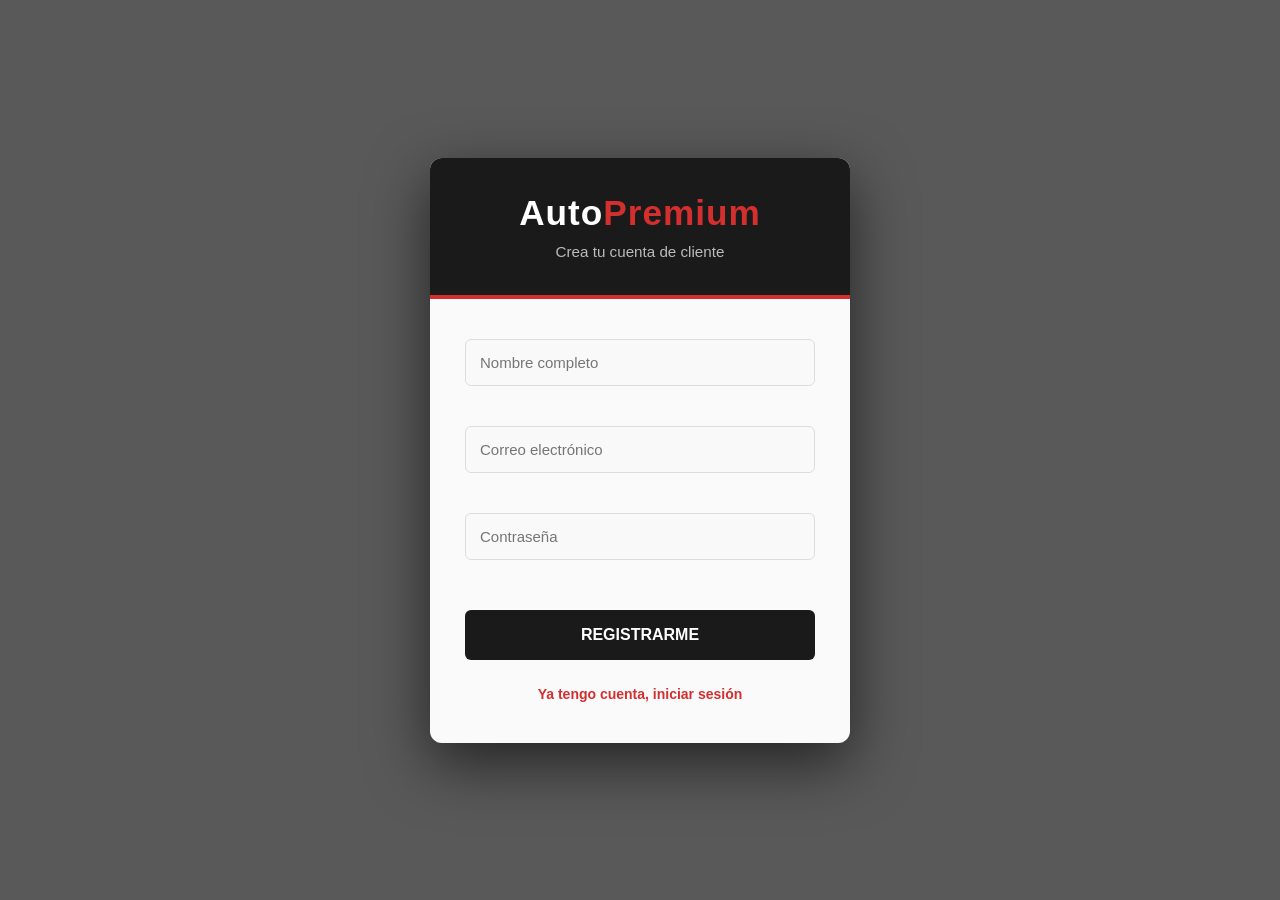
<file: frontend/registro.html>
<!DOCTYPE html>
<html lang="es">
<head>
    <meta charset="UTF-8">
    <title>Registro - AutoPremium</title>
    <link rel="stylesheet" href="style.css">
    <style>
        /* Fondo Premium forzado que elimina la franja negra */
        body {
            margin: 0 !important;
            padding: 0 !important;
            height: 100vh !important;
            width: 100% !important;
            max-width: 100% !important;
            font-family: 'Segoe UI', Tahoma, Geneva, Verdana, sans-serif !important;
            background: url('https://images.unsplash.com/photo-1492144534655-ae79c964c9d7?auto=format&fit=crop&w=1920&q=80') no-repeat center center fixed !important;
            background-size: cover !important;
            display: flex !important;
            align-items: center !important;
            justify-content: center !important;
            overflow: hidden;
        }

        .overlay {
            position: absolute;
            top: 0;
            left: 0;
            width: 100%;
            height: 100%;
            background: rgba(0, 0, 0, 0.65);
            z-index: 1;
        }

        .auth-container {
            position: relative;
            z-index: 2;
            background: rgba(255, 255, 255, 0.97);
            width: 100%;
            max-width: 420px;
            border-radius: 12px;
            box-shadow: 0 20px 60px rgba(0,0,0,0.6);
            overflow: hidden;
        }

        .auth-header {
            background: #1a1a1a;
            padding: 35px 20px;
            text-align: center;
            color: white;
            border-bottom: 4px solid #d32f2f;
        }
        .auth-header h1 { margin: 0; font-size: 2.2em; font-weight: 800; letter-spacing: 1px; }
        .auth-header h1 span { color: #d32f2f; }
        .auth-header p { margin: 10px 0 0 0; color: #bbb; font-size: 0.95em; }

        .auth-body { padding: 40px 35px; }

        .form-group { margin-bottom: 20px; }
        .form-group input {
            width: 100%;
            padding: 14px;
            border: 1px solid #ddd;
            border-radius: 6px;
            box-sizing: border-box;
            font-family: inherit;
            font-size: 15px;
            background: #f9f9f9;
            transition: border-color 0.3s;
        }
        .form-group input:focus { border-color: #d32f2f; background: #fff; outline: none; }

        .btn-auth {
            width: 100%;
            background: #1a1a1a; /* Botón oscuro para diferenciarlo del login */
            color: white;
            border: none;
            padding: 16px;
            font-size: 16px;
            font-weight: bold;
            border-radius: 6px;
            cursor: pointer;
            transition: background 0.3s;
            margin-top: 10px;
            text-transform: uppercase;
        }
        .btn-auth:hover { background: #000; }

        .auth-toggle { text-align: center; margin-top: 25px; }
        .auth-toggle a { color: #d32f2f; text-decoration: none; font-weight: bold; font-size: 14px; }
        .auth-toggle a:hover { color: #1a1a1a; }
        
        /* Apagamos la animación vieja de los carros por si sigue viva en tu CSS */
        .highway, .car-wrapper { display: none !important; }
    </style>
</head>
<body>

    <div class="overlay"></div>

    <div class="auth-container">
        <div class="auth-header">
            <h1>Auto<span>Premium</span></h1>
            <p>Crea tu cuenta de cliente</p>
        </div>

        <div class="auth-body">
            
            <form id="registroForm">
                <div class="form-group">
                    <input type="text" id="nombre" placeholder="Nombre completo" required>
                </div>
                <div class="form-group">
                    <input type="email" id="email" placeholder="Correo electrónico" required>
                </div>
                <div class="form-group">
                    <input type="password" id="password" placeholder="Contraseña" required>
                </div>
                <button type="submit" class="btn-auth">Registrarme</button>
            </form>
            
            <p id="mensajeRegistro" style="text-align: center; font-size: 0.9em; margin-top: 15px; font-weight: bold;"></p>

            <div class="auth-toggle">
                <a href="index.html">Ya tengo cuenta, iniciar sesión</a>
            </div>

        </div>
    </div>

    <script src="registro.js"></script>

</body>
</html>
</file>
<file: frontend/style.css>
/* --- FONDO ANIMADO Y ESTILOS GENERALES --- */
body {
    font-family: 'Segoe UI', Tahoma, Geneva, Verdana, sans-serif;
    margin: 0;
    padding: 0;
    min-height: 100vh;
    display: flex;
    justify-content: center;
    align-items: center;
    background: linear-gradient(-45deg, #141e30, #243b55, #1a1a1a, #4b134f);
    background-size: 400% 400%;
    animation: gradientBG 15s ease infinite;
    color: #333;
    position: relative;
    
    /* EL CAMBIO ESTÁ AQUÍ */
    overflow-x: hidden; /* Oculta solo lo horizontal, permite deslizar hacia abajo */
}
@keyframes gradientBG {
    0% { background-position: 0% 50%; }
    50% { background-position: 100% 50%; }
    100% { background-position: 0% 50%; }
}

/* --- LA CAJA DEL FORMULARIO --- */
.form-box {
    background: rgba(255, 255, 255, 0.95);
    padding: 40px;
    border-radius: 12px;
    box-shadow: 0 15px 35px rgba(0,0,0,0.5);
    width: 100%;
    max-width: 400px;
    box-sizing: border-box;
    z-index: 10; /* Para que quede por encima de la carretera */
    position: relative;
}

/* --- INPUTS Y BOTONES --- */
input {
    width: 100%;
    padding: 12px 15px;
    margin-bottom: 20px;
    border: 1px solid #ccc;
    border-radius: 6px;
    box-sizing: border-box;
    font-size: 15px;
    transition: all 0.3s;
}

input:focus {
    border-color: #d32f2f;
    outline: none;
    box-shadow: 0 0 8px rgba(211, 47, 47, 0.3);
}

button {
    width: 100%;
    padding: 12px;
    background: #d32f2f; /* Rojo automotriz */
    color: white;
    border: none;
    border-radius: 6px;
    cursor: pointer;
    font-size: 16px;
    font-weight: bold;
    text-transform: uppercase;
    transition: background 0.3s, transform 0.1s;
}

button:hover { background: #b71c1c; }
button:active { transform: scale(0.98); }

/* --- BOTONES ESPECÍFICOS DEL CATÁLOGO --- */
.btn-comprar {
    width: 100%;
    padding: 10px;
    background: #007bff; /* Azul primario para acciones de compra */
    color: #fff;
    border: none;
    border-radius: 6px;
    cursor: pointer;
    font-size: 16px;
    font-weight: 600;
}
.btn-comprar:hover { background: #0056b3; }
.btn-cerrar-sesion {
    background: #dc3545; /* Para botones tipo cerrar sesión en cabeceras */
    color: #fff;
    padding: 8px 12px;
    border-radius: 6px;
    border: none;
    cursor: pointer;
}

/* --- ANIMACIÓN DEL AUTO EN CSS --- */
.highway {
    position: absolute;
    bottom: 0;
    left: 0;
    width: 100%;
    height: 100px;
    background: rgba(0, 0, 0, 0.4);
    border-top: 2px dashed rgba(255, 255, 255, 0.2);
    z-index: 1;
}

.car-wrapper {
    position: absolute;
    bottom: 15px; /* Un poco más arriba para que las llantas toquen el asfalto */
    left: -600px; /* Empezamos más atrás en la pantalla para ocultar ambos carros */
    display: flex;
    align-items: center;
    gap: 40px; /* Esta es la distancia entre el carro de atrás y el de adelante */
    animation: drive 4s linear infinite; /* Bajamos el tiempo a 4s para que vayan más rápido */
}

.race-car {
    width: 140px; /* Ajustamos el tamaño de las imágenes PNG */
    height: auto;
    /* Nota: Si por casualidad la imagen mira hacia la izquierda, 
       descomenta la siguiente línea para voltearla como en un espejo */
    /* transform: scaleX(-1); */
}

@keyframes drive {
    0% { transform: translateX(-600px); }
    100% { transform: translateX(calc(100vw + 600px)); }
}
</file>
